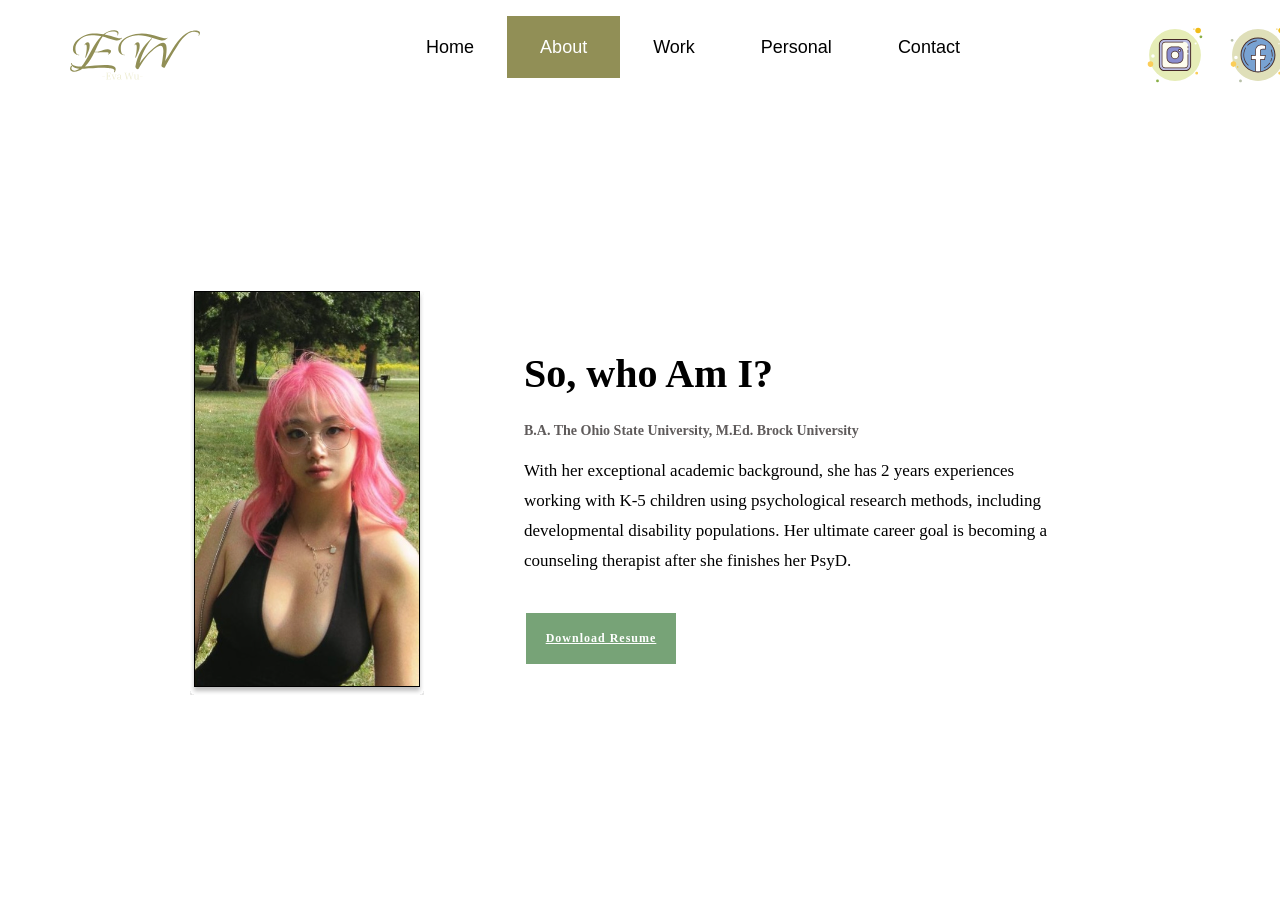
<file: aboutpage.html>
<!DOCTYPE html>
<html>
<head>
        <meta charset="UTF-8">
        <meta name="viewport" content="width=device-width, initial-scale=1.0">
        <title>About Me</title>
        <link rel="stylesheet" href="style2.css">    
         
</head>

<body>
    <div class="header">
        <div class="logo">
            <img src="EW -Eva Wu-.svg" alt="logo">
        </div>
        <nav>
            <ul>
                <li><a href="index.html" >Home</a></li>
                <li><a href="aboutpage.html" class="navactive">About</a></li>
                <li><a href="work.html">Work</a></li>
                <li><a href="#product">Personal</a></li>
                <li><a href="contactpage.html">Contact</a></li>
            </ul>
        </nav>
        <div class="socialmediacontainer">
            <a href="https://www.instagram.com/eva_wuuuw?igsh=MTdleG50YWhha3B0aw%3D%3D&utm_source=qr" target="_blank"><img  class="instagram" src="icons8-instagram.svg"></a>
            <a href="#"><img class="facebook"src="icons8-facebook.svg"></a>
            <a href="#"><img class="vsco" src="icons8-vsco.svg"></a>
        </div>
    </div>  

    <div class="about">
        
        
        <img class="myimage" src="Frame 1.svg" alt="personalimage">
        <div class="aboutcontainer">
            <h1 class="about-title">So, who Am I?</h1>
            <h3 class="about-dcp">B.A. The Ohio State University, M.Ed. Brock University</h3>
            <p class="about-content">With her exceptional academic background, 
                she has 2 years experiences working with K-5 children using psychological research methods, including developmental disability populations. 
                Her ultimate career goal is becoming a counseling therapist after she finishes her PsyD.</p>
            <br>
            <div class="btn-box">
                <a href="Resume (061424).pdf" download=""><u>Download Resume</u></a>
        </div>
    </div>
    

    </div>
</body>







</html>
</file>
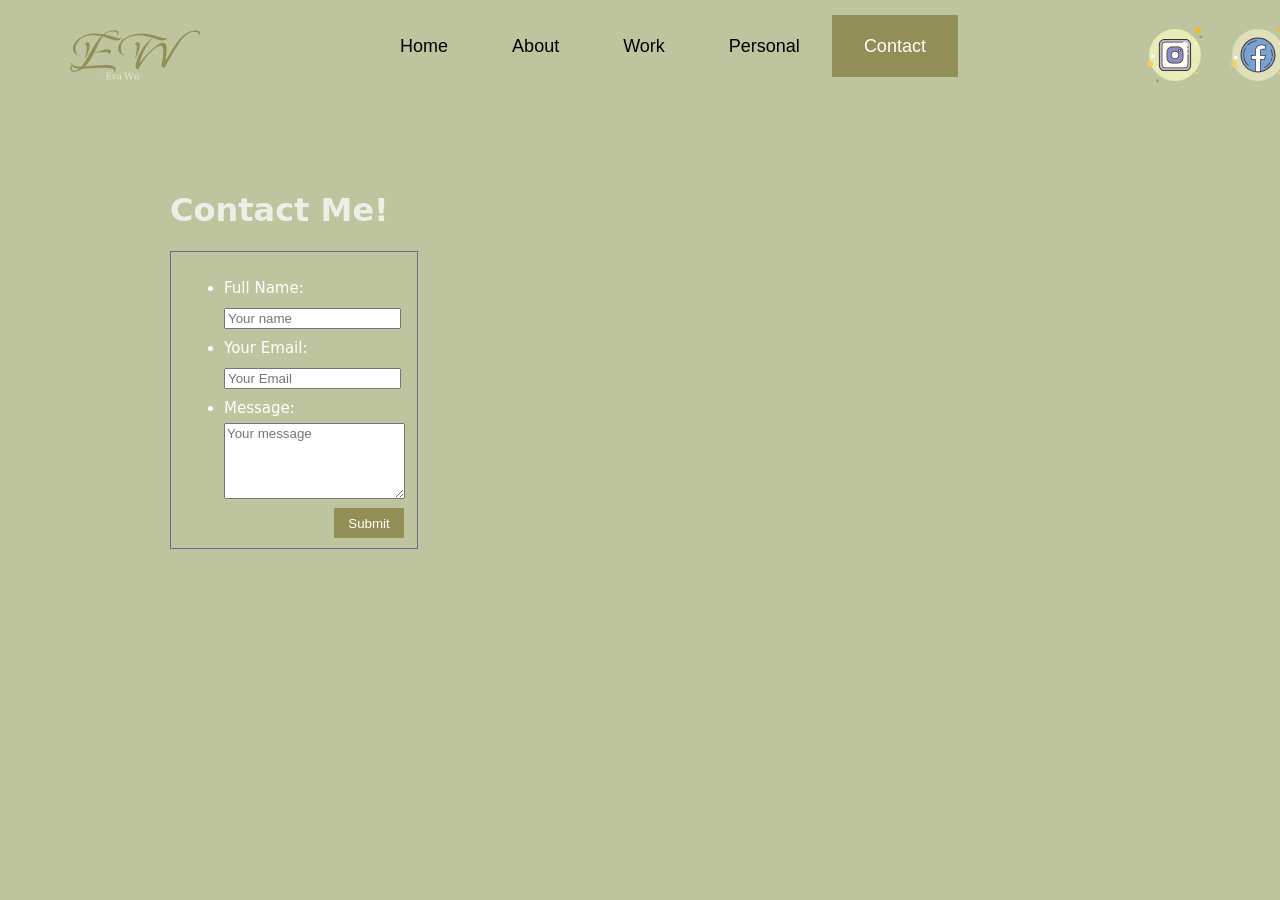
<file: contactpage.html>
<!DOCTYPE html>
<html>
<head>
        <title>Contact Us Page</title>
        <meta charset="UTF-8">
        
        <link rel="stylesheet" href="style5.css">    
</head>



<body>
    <div class="contact-header">
        <div class="logo">
            <img src="EW -Eva Wu-.svg" alt="logo">
        </div>
        <nav>
            <ul>
                <li><a href="index.html">Home</a></li>
                <li><a href="aboutpage.html">About</a></li>
                <li><a href="work.html">Work</a></li>
                <li><a href="#product">Personal</a></li>
                <li><a href="contactpage.html" class="navactive">Contact</a></li>
            </ul>
        </nav>
        <div class="socialmediacontainer">
            <a href="https://www.instagram.com/eva_wuuuw?igsh=MTdleG50YWhha3B0aw%3D%3D&utm_source=qr" target="_blank"><img  class="instagram" src="icons8-instagram.svg"></a>
            <a href="#"><img class="facebook"src="icons8-facebook.svg"></a>
            <a href="#"><img class="vsco" src="icons8-vsco.svg"></a>
        </div>
    </div>
    <div class="contact">
        <h1 class="contact-title">Contact Me!</h1>
        <form class="contact-container" action="/mailinglist.php" method="post">
            <fieldset>
                <ul>
                    <li class="name"><label for="firstlast">Full Name:</label><br>
                        <input type="text" placeholder="Your name" name="fullname" id="firstlast"></li>
                    <li class="email"><label for="email">Your Email: </label><br>
                        <input type="text" placeholder="Your Email" name="email" id="email"></li>
                    <li class="comment"><label for="comment">Message:</label><br>
                            <textarea placeholder="Your message " name="comment" id="comment"></textarea></li>
                </ul>
                
                <input class="submit" type="submit" value="Submit">
                
            </fieldset>
        </form>
        <!--after submit, change the text that shown on this page as Thank you for contacting me! I will 
        get back to you soon!-->
    </div>
</body>
</html>
</file>
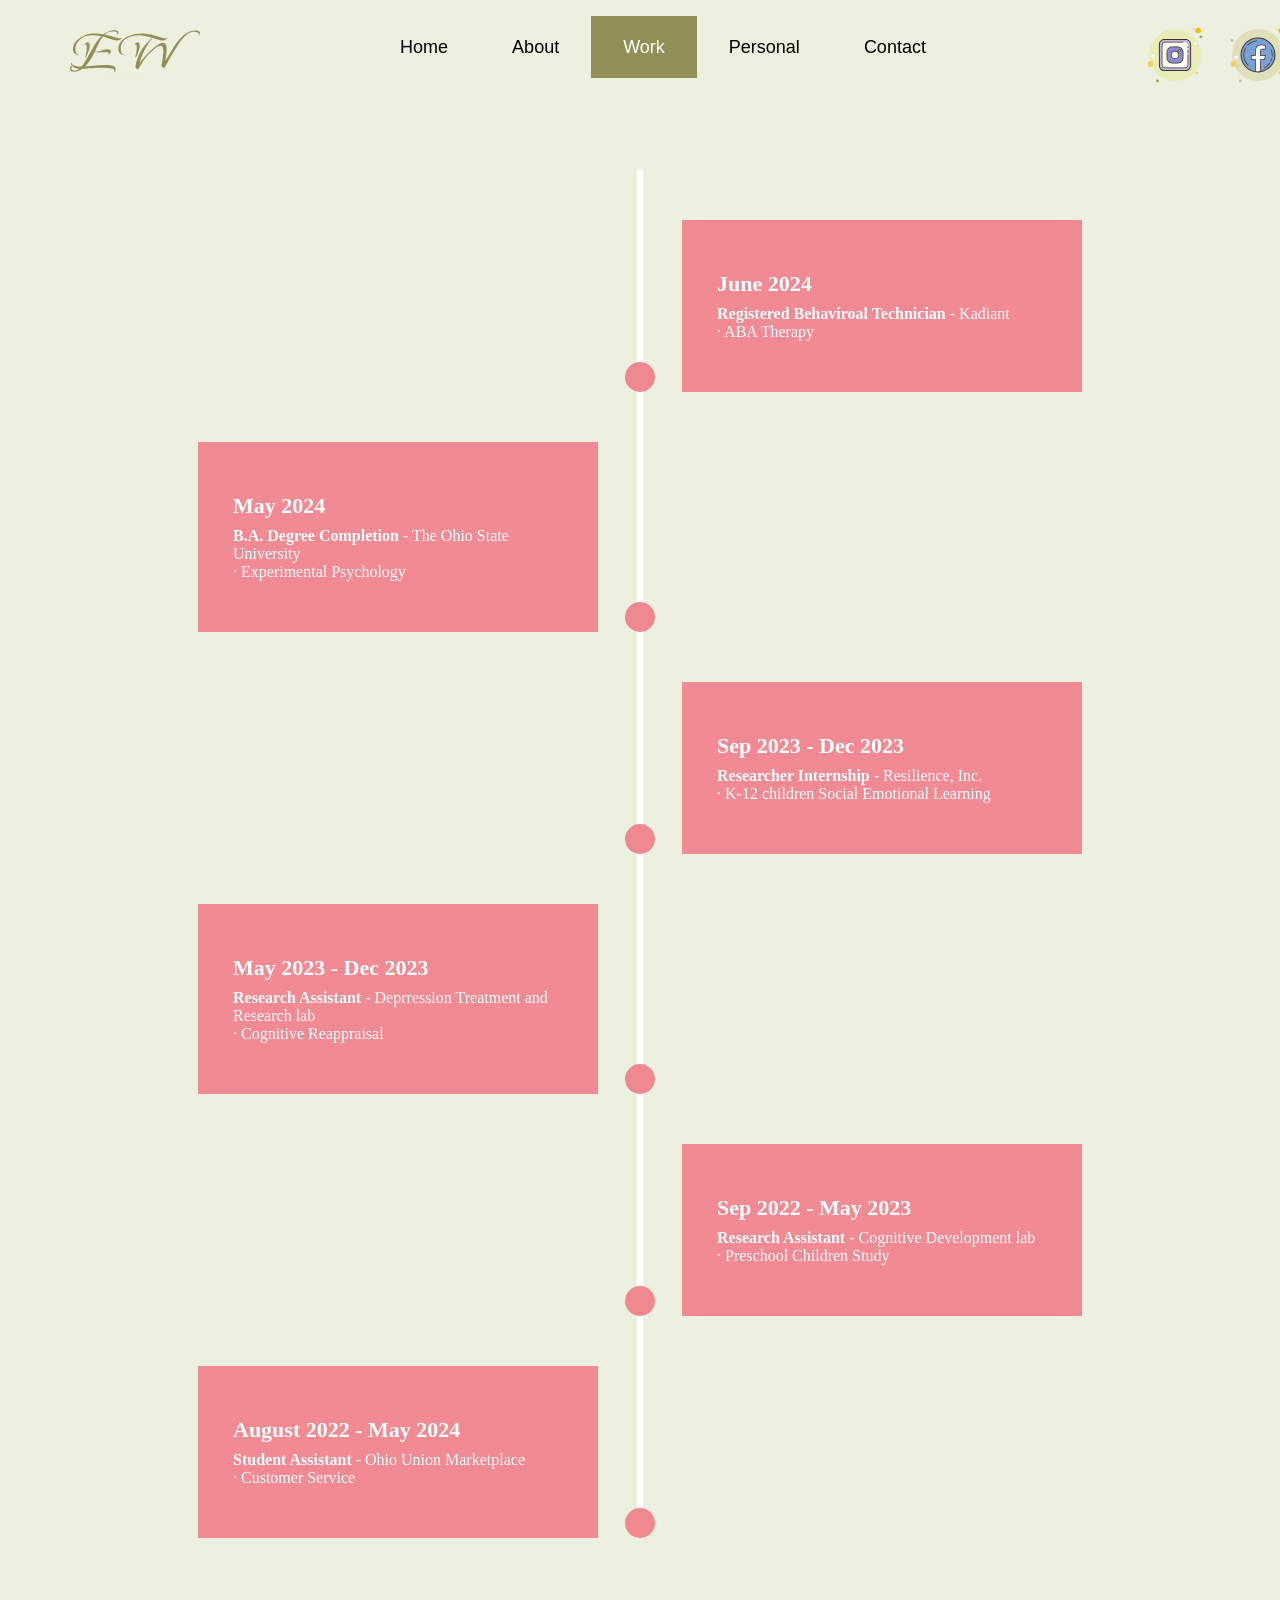
<file: work.html>
<!DOCTYPE html>
<html lang="en">

<head>
    <meta charset="UTF-8">
    <meta name="viewport" content="width=device-width, initial-scale=1.0">
    <title>Eva Wu Personal Website</title>
    <link rel="stylesheet" href="style3.css">     
</head>

<body>

    <div class="workheader">  
                
        <div class="logo">
            <img src="EW -Eva Wu-.svg" alt="logo">
        </div>
        <nav>
            <ul>
                <li><a href="index.html">Home</a></li>
                <li><a href="aboutpage.html">About</a></li>
                <li><a href="work.html" class="navactive">Work</a></li>
                <li><a href="#product">Personal</a></li>
                <li><a href="contactpage.html">Contact</a></li>
            </ul>
        </nav>
        <div class="socialmediacontainer">
            <a href="https://www.instagram.com/eva_wuuuw?igsh=MTdleG50YWhha3B0aw%3D%3D&utm_source=qr" target="_blank"><img  class="instagram" src="icons8-instagram.svg"></a>
            <a href="#"><img class="facebook"src="icons8-facebook.svg"></a>
            <a href="#"><img class="vsco" src="icons8-vsco.svg"></a>
        </div>
    </div>  

    <section class="timeline">
        <ul>
            <li>
                <div >
                    <p><time>June 2024</time> <b>Registered Behaviroal Technician</b> - Kadiant <br>· ABA Therapy</p>
                </div>
            </li>
            <li>
                <div>
                    <p><time>May 2024</time> <b>B.A. Degree Completion </b> - The Ohio State University <br>· Experimental Psychology</p>
                </div>
                
            </li>
            <li> 
                <div>
                    <p><time>Sep 2023 - Dec 2023</time> <b>Researcher Internship</b> - Resilience, Inc. <br>· K-12 children Social Emotional Learning</p>
                </div>
                
            </li>
            <li>
                <div >
                    <p><time>May 2023 - Dec 2023</time> <b>Research Assistant</b> - Deprression Treatment and Research lab<br> · Cognitive Reappraisal</p>
                </div>
                
            </li>
            <li>
                <div >
                    <p><time>Sep 2022 - May 2023</time> <b>Research Assistant</b> - Cognitive Development lab<br> · Preschool Children Study</p>
                </div>
                
            </li>
            <li>
                <div >
                    <p><time>August 2022 - May 2024</time><b>Student Assistant</b> - Ohio Union Marketplace<br> · Customer Service</p>
                </div>
                
            </li>
        </ul>
        
    </section>

<script src="workscript.js"></script>


</body>
</html>
</file>
<file: style2.css>
body {
    
    background-size: cover;
    
    margin: 0;
    
}

.header {
    z-index: 100; 
    position: fixed;
    display: flex;
    flex-direction: row;
    justify-content: space-between;
    align-items: center;
    
    width: 100%;
    
} 
.logo {
    display: flex;
    position: absolute;
    left: 70px;
    top: 30px;   
    height: 50px;
}

nav ul {
    list-style-type: none;
    margin-left: 400px;
    padding: 0;
    /*background-color: #EDECD1;*/
    position: absolute;     
    width: 586px;
    height: 61px;
    display: flex;
    top: 0;
    display: flex;
    justify-content: center; 
}

nav ul li {
    flex-grow: 1;       
    text-align: center;
    
}
nav ul li a {
    display: inline-block; 
    color:#000000;
    padding: 16.5px 33px;
    text-decoration: none;
    text-align: center;
    font-family:'Lucida Sans', 'Lucida Sans Regular', 'Lucida Grande', 'Lucida Sans Unicode', Geneva, Verdana, sans-serif;
    font-style: normal;
    font-weight: 500;
    font-size: 18px;
    line-height: 29px;
    
}

nav li a:hover {
    /*background-color: #918F56;*/
    color:#FFFFFF;
    padding: 18px 33px;
   
}
.navactive {
    background-color: #918F56;
    color: white
    
}

.socialmediacontainer{
    display: flex;
    position: absolute;
    justify-content: space-between;
    align-items: center;
    top: 20px;
    margin-left: 1140px;
    
}
.instagram{
    height: 70px;
    margin-right: 13px;
}
.facebook{
    height: 70px;
    margin-right: 15px;
}
.vsco{
    height: 70px;
}


.about {
    max-width: 900px;
    position: relative;
    align-items: center;  
    top: 290px; 
    left: 150px;
    display: flex;
}

.myimage {
    
    margin-left: 40px;
    display: inline-block;
    
}

.aboutcontainer {
    display: inline-block;
    margin-left: 100px;
}

.about-title {
    font-size: 40px;
    color: black;
}

.about-dcp {
    font-size: 14px;
    color: rgb(95, 91, 91);
    opacity: 0.7px;

}

.about-content {
    font-size: 17px;
    line-height: 30px;
    color: black;
}

.btn-box {
    width: 151px;
    height: 51px;
    
    
}
.btn-box a {
    position: relative;
    display: flex;
    justify-content: center;
    align-items: center;
    width: 150px;
    height: 100%;
    background: rgb(119, 163, 119);
    border: 2px solid white;
    
    font-size: 12px;
    color: white;
    text-decoration: none;
    font-weight: 600;
    letter-spacing: 1px;
    z-index: 1;
    overflow: hidden;
    transition: .5s;
    
}



.btn-box a::before {
    content: '';
    position: absolute;
    top: 0;
    left: 0;
    width: 0;
    height: 100%;
    
    background:rgb(197, 137, 137);
    z-index: -1;
    transition: .5s;
}

.btn-box a:hover::before {
    width: 100%;

}
</file>
<file: style5.css>
body {
    /* home shade */

   margin: 0;
   background: rgb(189, 196, 158);

}
body {
    
    background-size: cover;
    
    margin: 0;
    
}

.header {
    z-index: 100; 
    position: fixed;
    display: flex;
    flex-direction: row;
    justify-content: space-between;
    align-items: center;
    background-color: #bdc5ae;
    width: 100%;
    padding: 42.5px;
} 
.logo {
    display: flex;
    position: absolute;
    left: 70px;
    top: 30px;   
    height: 50px;
}

nav ul {
    list-style-type: none;
    margin-left: 370px;
    padding: 0;
    /*background-color: #EDECD1;*/
    position: absolute;     
    width: 586px;
    height: 61px;
    display: flex;
    top: 0;
    display: flex;
    justify-content: center; 
}

nav ul li {
    flex-grow: 1;       
    text-align: center;
    
}
nav ul li a {
    display: inline-block; 
    color:#000000;
    padding: 16.5px 32px;
    text-decoration: none;
    text-align: center;
    font-family:'Lucida Sans', 'Lucida Sans Regular', 'Lucida Grande', 'Lucida Sans Unicode', Geneva, Verdana, sans-serif;
    font-style: normal;
    font-weight: 500;
    font-size: 18px;
    line-height: 29px;
    
}

nav li a:hover {
    /*background-color: #918F56;*/
    color:#FFFFFF;
    padding: 18px 33px;
   
}
.navactive {
    background-color: #918F56;
    color: white
    
}

.socialmediacontainer{
    display: flex;
    position: absolute;
    justify-content: space-between;
    align-items: center;
    top: 20px;
    margin-left: 1140px;
    
}
.instagram{
    height: 70px;
    margin-right: 13px;
}
.facebook{
    height: 70px;
    margin-right: 15px;
}
.vsco{
    height: 70px;
}


.contact {
   
    top: 100px;
    position: relative;
    margin-left: 40px;
    display: inline-block;
    padding: 70px 10% 0;
    
}

.contact-title {
    color: rgb(235, 240, 231);
    margin-left: 2px;
    font-family: system-ui, -apple-system, BlinkMacSystemFont, 'Segoe UI', Roboto, Oxygen, Ubuntu, Cantarell, 'Open Sans', 'Helvetica Neue', sans-serif;
}

.contact-container {
    border: none;
}

ul {
    line-height: 30px;
    font-family: system-ui, -apple-system, BlinkMacSystemFont, 'Segoe UI', Roboto, Oxygen, Ubuntu, Cantarell, 'Open Sans', 'Helvetica Neue', sans-serif;
    font-size: 15px;
    
}


.name {
    color: rgb(255, 255, 255);
}
.fullname{
    background-color:black;
}
.email {
    color: white;
}
.comment {
    color: white;
    height: 100px;
    

}
.comment textarea{
    height: 70px;
    font-family: Arial, Helvetica, sans-serif;
    
}

.submit {
    margin-left: 150px;
    height: 30px;
    width: 70px;
    border-radius: 0;
    border: none;
    background-color: #918F56;
    color:#FFFFFF;
}

.submit:hover {
    background-color:rgba(158, 217, 148, 0.71);
}
</file>
<file: style3.css>
*,*:after,*:before {
    -webkit-box-sizing: border-box;
    -moz-box-sizing: border-box;
    -ms-box-sizing: border-box;
    box-sizing: border-box;
}

body {
    color: aliceblue;
    margin: 0;
    background: #edefdf;
    color:#fff;
    overflow-x: hidden;
}


body {
    
    background-size: cover;
    
    margin: 0;
    
}

.header {
    z-index: 100; 
    position: fixed;
    display: flex;
    flex-direction: row;
    justify-content: space-between;
    align-items: center;
    background-color: #bdc5ae;
    width: 100%;
    padding: 42.5px;
} 
.logo {
    display: flex;
    position: absolute;
    left: 70px;
    top: 30px;   
    height: 50px;
}

nav ul {
    list-style-type: none;
    margin-left: 370px;
    padding: 0;
    /*background-color: #EDECD1;*/
    position: absolute;     
    width: 586px;
    height: 61px;
    display: flex;
    top: 0;
    display: flex;
    justify-content: center; 
}

nav ul li {
    flex-grow: 1;       
    text-align: center;
    
}
nav ul li a {
    display: inline-block; 
    color:#000000;
    padding: 16.5px 32px;
    text-decoration: none;
    text-align: center;
    font-family:'Lucida Sans', 'Lucida Sans Regular', 'Lucida Grande', 'Lucida Sans Unicode', Geneva, Verdana, sans-serif;
    font-style: normal;
    font-weight: 500;
    font-size: 18px;
    line-height: 29px;
    
}

nav li a:hover {
    /*background-color: #918F56;*/
    color:#FFFFFF;
    padding: 18px 33px;
   
}
.navactive {
    background-color: #918F56;
    color: white
    
}

.socialmediacontainer{
    display: flex;
    position: absolute;
    justify-content: space-between;
    align-items: center;
    top: 20px;
    margin-left: 1140px;
    
}
.instagram{
    height: 70px;
    margin-right: 13px;
}
.facebook{
    height: 70px;
    margin-right: 15px;
}
.vsco{
    height: 70px;
}


.timeline ul{
    padding: 50px 0;
    margin-top: 120px;
}

.timeline ul li{
    list-style: none;
    position: relative;
    width: 6px;
    margin: 0 auto;
    padding-top: 50px;
    background-color: #fff;
}
.timeline time{
    display: block;
    font-size: 22px;
    margin-bottom:8px;
    font-weight: 700;
}

.timeline ul li:after{
    content: "";
    position: absolute;
    left: 50%;
    bottom:0;
    transform: translateX(-50%);
    width: 30px;
    height: 30px;
    border-radius: 50%;
    transition: all 0.5s;
    background-color: inherit;
    z-index: 1;
}

.timeline ul li div{
    position: relative;
    bottom: 0;
    width: 400px;
    padding: 35px;
    background-color: #f18a92;
    transition: all 0.5s;
    opacity:0;
}
.timeline ul li:nth-child(odd) div{
    left: 45px;
    transform: translateX(200px);
}
.timeline ul li:nth-child(even) div{
    left: calc(-400px - 45px + 6px);
    transform: translateX(-200px);
}
.timeline ul li.in-view:after{
    background-color: #ef8890;
}
.timeline ul li.in-view div{
    transform: none !important;
    opacity:1;
}

@media screen and (max-width: 900px) {
    .timeline ul li div{
        width: 250px;
    }
    .timeline ul li:nth-child(even) div{
        left: calc(-250px - 45px -6px);
    }
}
</file>
